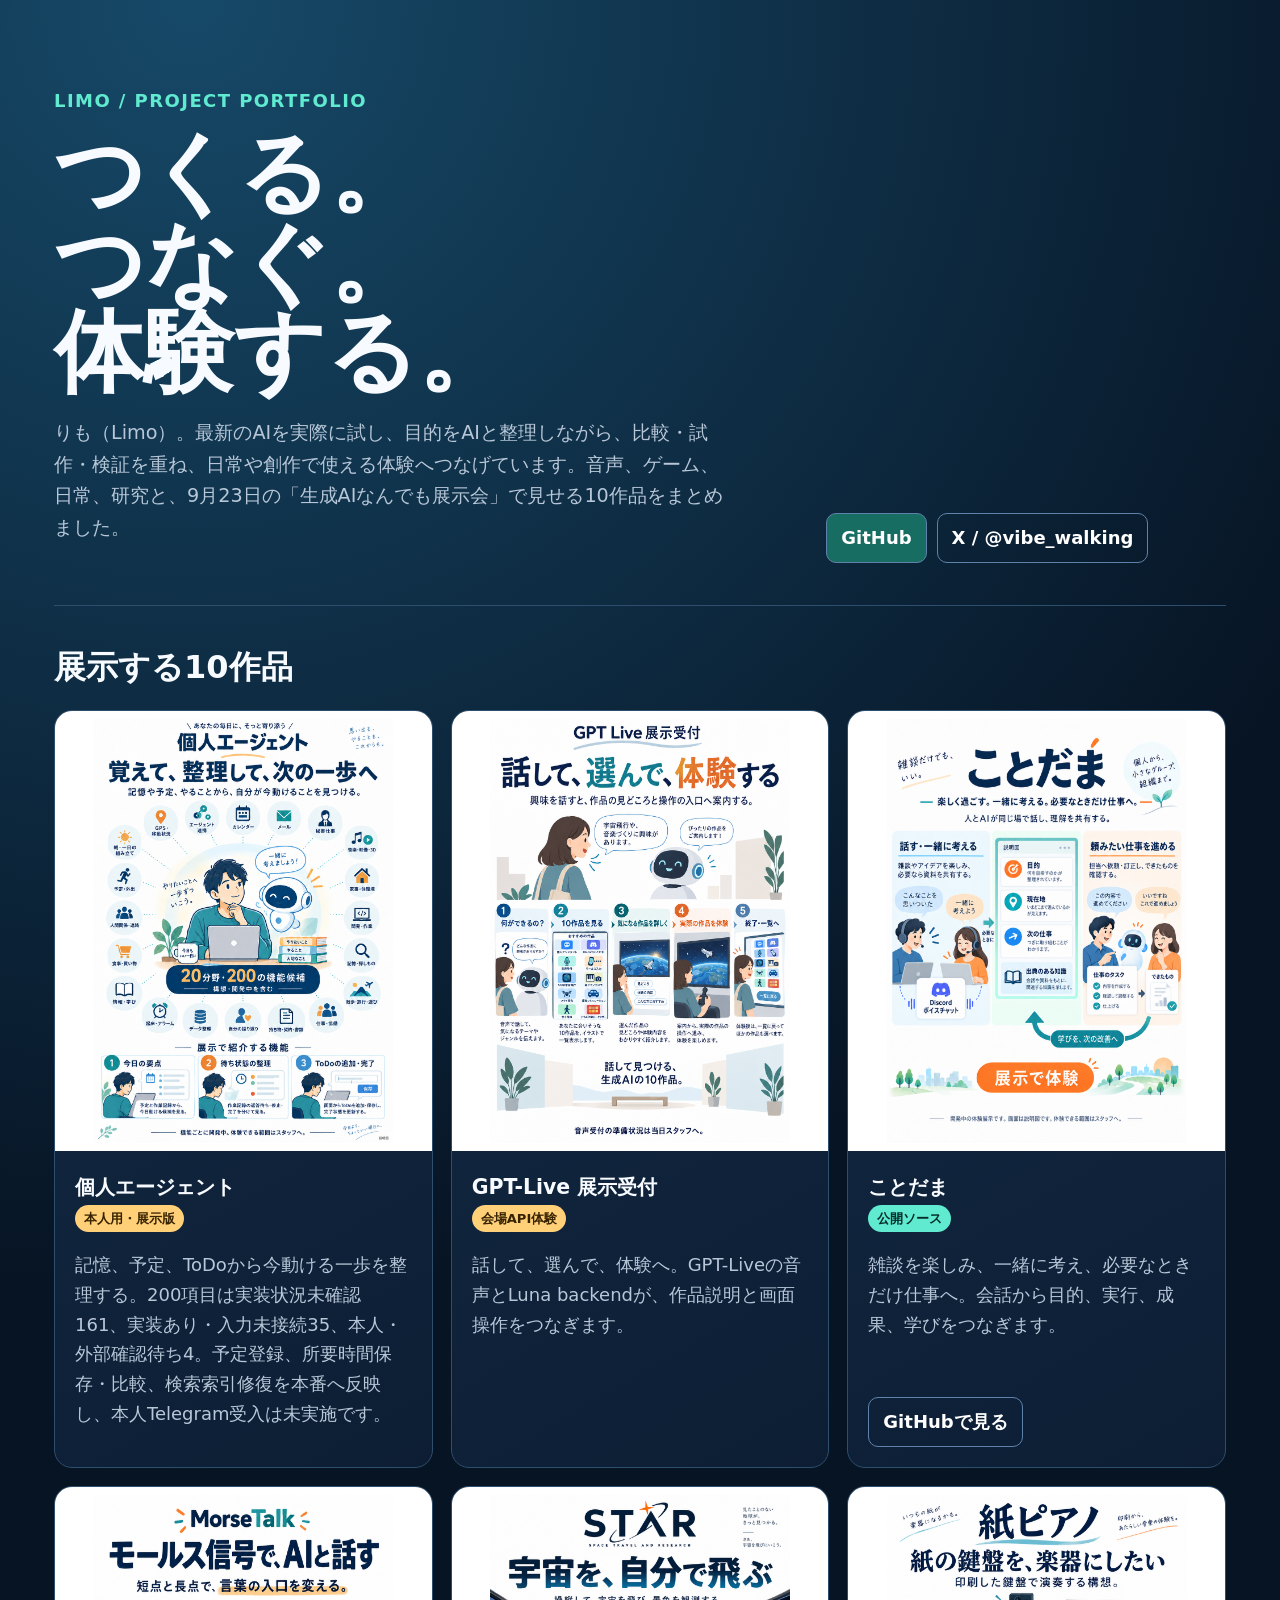
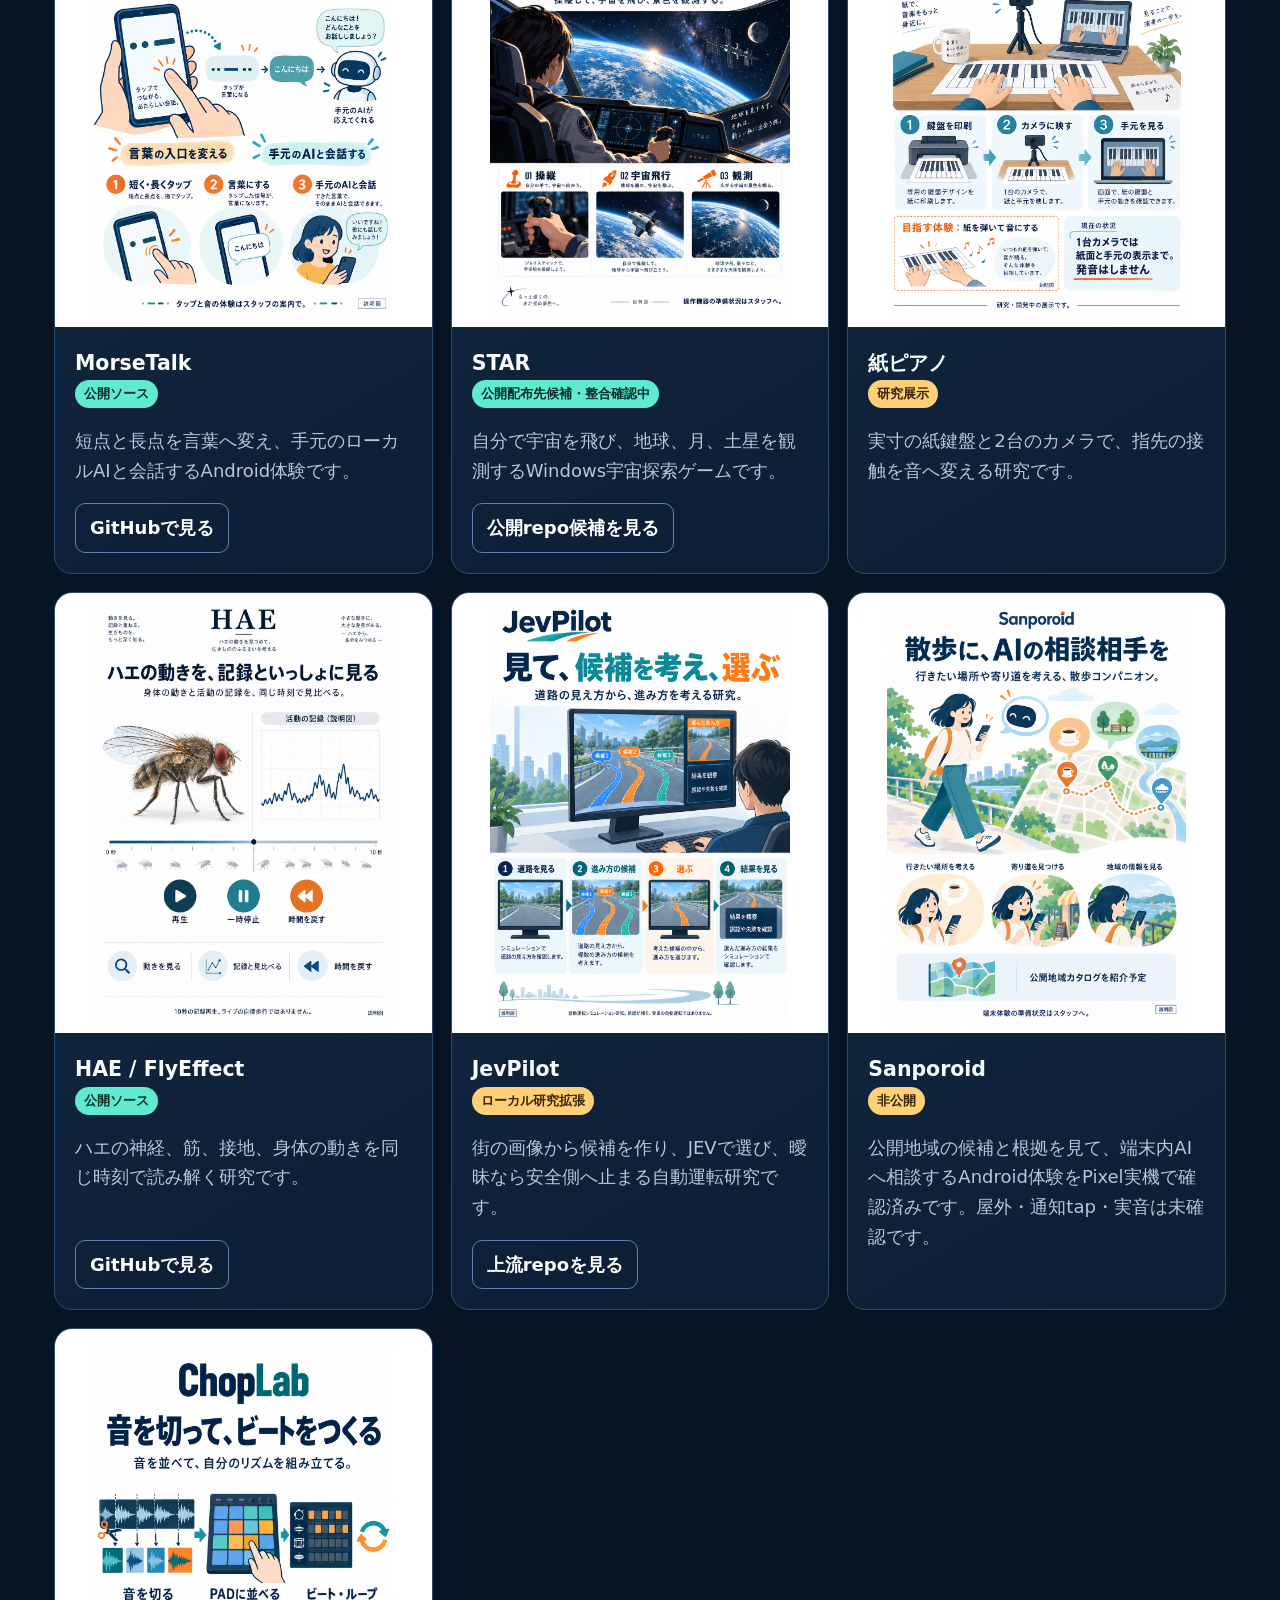
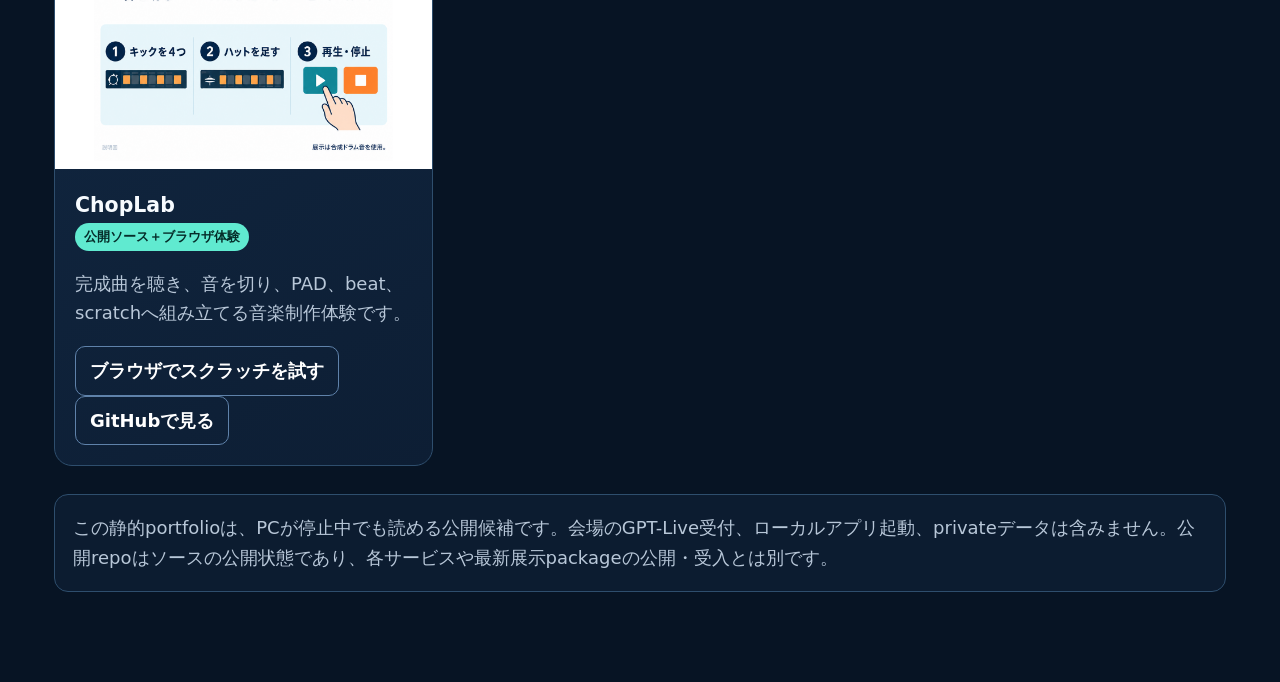
<file: index.html>
<!doctype html>
<html lang="ja">
<head>
  <meta charset="utf-8">
  <meta name="viewport" content="width=device-width,initial-scale=1">
  <title>Limo — AIと体験をつくる</title>
  <meta name="description" content="LimoのAI・音声・ゲーム・研究プロジェクトと、9月23日の生成AIなんでも展示会。">
  <link rel="icon" type="image/svg+xml" href="data:image/svg+xml,%3Csvg xmlns='http://www.w3.org/2000/svg' viewBox='0 0 64 64'%3E%3Crect width='64' height='64' rx='16' fill='%23071424'/%3E%3Cpath d='M17 43V17h8v18h22v8z' fill='%2360ead0'/%3E%3C/svg%3E">
  <style>
    :root{--bg:#071424;--panel:#10233a;--line:#2e4e6d;--text:#f7fbff;--muted:#b8c7d8;--accent:#60ead0;--warn:#ffd078}
    *{box-sizing:border-box}html{scroll-behavior:smooth}body{margin:0;background:radial-gradient(circle at 15% 0,#164968,transparent 32%),var(--bg);color:var(--text);font:18px/1.65 system-ui,-apple-system,"Segoe UI",sans-serif}
    main{max-width:1220px;margin:auto;padding:32px 24px 72px}header{display:grid;grid-template-columns:1.3fr .7fr;gap:30px;align-items:end;padding:54px 0 42px;border-bottom:1px solid var(--line)}
    .eyebrow{color:var(--accent);font-weight:800;letter-spacing:.08em}.hero h1{font-size:clamp(3rem,7vw,6rem);line-height:1;margin:.15em 0}.hero p{max-width:56ch;color:var(--muted);font-size:1.2rem}
    .links{display:flex;gap:10px;flex-wrap:wrap}.links a,.card a{display:inline-flex;min-height:46px;align-items:center;padding:9px 14px;border-radius:10px;border:1px solid #5f82aa;color:white;text-decoration:none;font-weight:750}.links a:first-child,.card a:hover{background:#176d62}
    h2{font-size:2rem;margin:2.2rem 0 1rem}.grid{display:grid;grid-template-columns:repeat(auto-fit,minmax(300px,1fr));gap:18px}.card{background:linear-gradient(150deg,#122944,#0d1e34);border:1px solid var(--line);border-radius:18px;overflow:hidden;display:flex;flex-direction:column}.card img{display:block;width:100%;height:440px;padding:8px;object-fit:contain;background:white}.card-body{padding:20px;display:flex;flex-direction:column;flex:1}.card h3{margin:0;font-size:1.28rem}.card p{color:var(--muted)}.status{width:max-content;border-radius:999px;padding:3px 9px;background:#24415f;color:#dbe9f6;font-size:.82rem;font-weight:750}.public{background:var(--accent);color:#052c29}.private{background:var(--warn);color:#382300}.card a{margin-top:auto;width:max-content}
    .note{margin-top:28px;padding:18px;border:1px solid var(--line);border-radius:14px;background:#0c1c30;color:var(--muted)}
    @media(max-width:760px){header{grid-template-columns:1fr}.grid{grid-template-columns:1fr}main{padding:20px 16px 50px}}
    @media(prefers-reduced-motion:reduce){html{scroll-behavior:auto}}
  </style>
</head>
<body><main>
  <header>
    <div class="hero"><div class="eyebrow">LIMO / PROJECT PORTFOLIO</div><h1>つくる。<br>つなぐ。<br>体験する。</h1><p>りも（Limo）。最新のAIを実際に試し、目的をAIと整理しながら、比較・試作・検証を重ね、日常や創作で使える体験へつなげています。音声、ゲーム、日常、研究と、9月23日の「生成AIなんでも展示会」で見せる10作品をまとめました。</p></div>
    <nav class="links" aria-label="公開プロフィール"><a href="https://github.com/dj-thank">GitHub</a><a href="https://x.com/vibe_walking">X / @vibe_walking</a></nav>
  </header>
  <h2>展示する10作品</h2>
  <section class="grid">
    <article class="card"><img src="assets/01-personal-general-final.png" alt="個人エージェントの一般向け説明図"><div class="card-body"><h3>個人エージェント</h3><span class="status private">本人用・展示版</span><p>記憶、予定、ToDoから今動ける一歩を整理する。200項目は実装状況未確認161、実装あり・入力未接続35、本人・外部確認待ち4。予定登録、所要時間保存・比較、検索索引修復を本番へ反映し、本人Telegram受入は未実施です。</p></div></article>
    <article class="card"><img src="assets/02-gptlive-general-final.png" alt="GPT-Live受付の一般向け説明図"><div class="card-body"><h3>GPT-Live 展示受付</h3><span class="status private">会場API体験</span><p>話して、選んで、体験へ。GPT-Liveの音声とLuna backendが、作品説明と画面操作をつなぎます。</p></div></article>
    <article class="card"><img src="assets/kotodama-general-final.png" alt="ことだまの一般向け説明図"><div class="card-body"><h3>ことだま</h3><span class="status public">公開ソース</span><p>雑談を楽しみ、一緒に考え、必要なときだけ仕事へ。会話から目的、実行、成果、学びをつなぎます。</p><a href="https://github.com/Kotodama-Project/Kotodama-project">GitHubで見る</a></div></article>
    <article class="card"><img src="assets/04-morse-general.png" alt="MorseTalkの一般向け説明図"><div class="card-body"><h3>MorseTalk</h3><span class="status public">公開ソース</span><p>短点と長点を言葉へ変え、手元のローカルAIと会話するAndroid体験です。</p><a href="https://github.com/dj-thank/MorseTalk">GitHubで見る</a></div></article>
    <article class="card"><img src="assets/05-star-general.png" alt="STARの一般向け説明図"><div class="card-body"><h3>STAR</h3><span class="status public">公開配布先候補・整合確認中</span><p>自分で宇宙を飛び、地球、月、土星を観測するWindows宇宙探索ゲームです。</p><a href="https://github.com/dj-thank/Astra-by-Astra">公開repo候補を見る</a></div></article>
    <article class="card"><img src="assets/06-paper-general.png" alt="紙ピアノの一般向け説明図"><div class="card-body"><h3>紙ピアノ</h3><span class="status private">研究展示</span><p>実寸の紙鍵盤と2台のカメラで、指先の接触を音へ変える研究です。</p></div></article>
    <article class="card"><img src="assets/07-hae-general-final.png" alt="HAEの一般向け説明図"><div class="card-body"><h3>HAE / FlyEffect</h3><span class="status public">公開ソース</span><p>ハエの神経、筋、接地、身体の動きを同じ時刻で読み解く研究です。</p><a href="https://github.com/dj-thank/fly-effect">GitHubで見る</a></div></article>
    <article class="card"><img src="assets/08-jev-general-final.png" alt="JevPilotの一般向け説明図"><div class="card-body"><h3>JevPilot</h3><span class="status private">ローカル研究拡張</span><p>街の画像から候補を作り、JEVで選び、曖昧なら安全側へ止まる自動運転研究です。</p><a href="https://github.com/standardagents/jevpilot">上流repoを見る</a></div></article>
    <article class="card"><img src="assets/09-sanpo-general.png" alt="Sanporoidの一般向け説明図"><div class="card-body"><h3>Sanporoid</h3><span class="status private">非公開</span><p>公開地域の候補と根拠を見て、端末内AIへ相談するAndroid体験をPixel実機で確認済みです。屋外・通知tap・実音は未確認です。</p></div></article>
    <article class="card"><img src="assets/10-chop-general.png" alt="ChopLabの一般向け説明図"><div class="card-body"><h3>ChopLab</h3><span class="status public">公開ソース＋ブラウザ体験</span><p>完成曲を聴き、音を切り、PAD、beat、scratchへ組み立てる音楽制作体験です。</p><a href="scratch-room/">ブラウザでスクラッチを試す</a><a href="https://github.com/dj-thank/choplab-sampler">GitHubで見る</a></div></article>
  </section>
  <p class="note">この静的portfolioは、PCが停止中でも読める公開候補です。会場のGPT-Live受付、ローカルアプリ起動、privateデータは含みません。公開repoはソースの公開状態であり、各サービスや最新展示packageの公開・受入とは別です。</p>
</main></body></html>
</file>
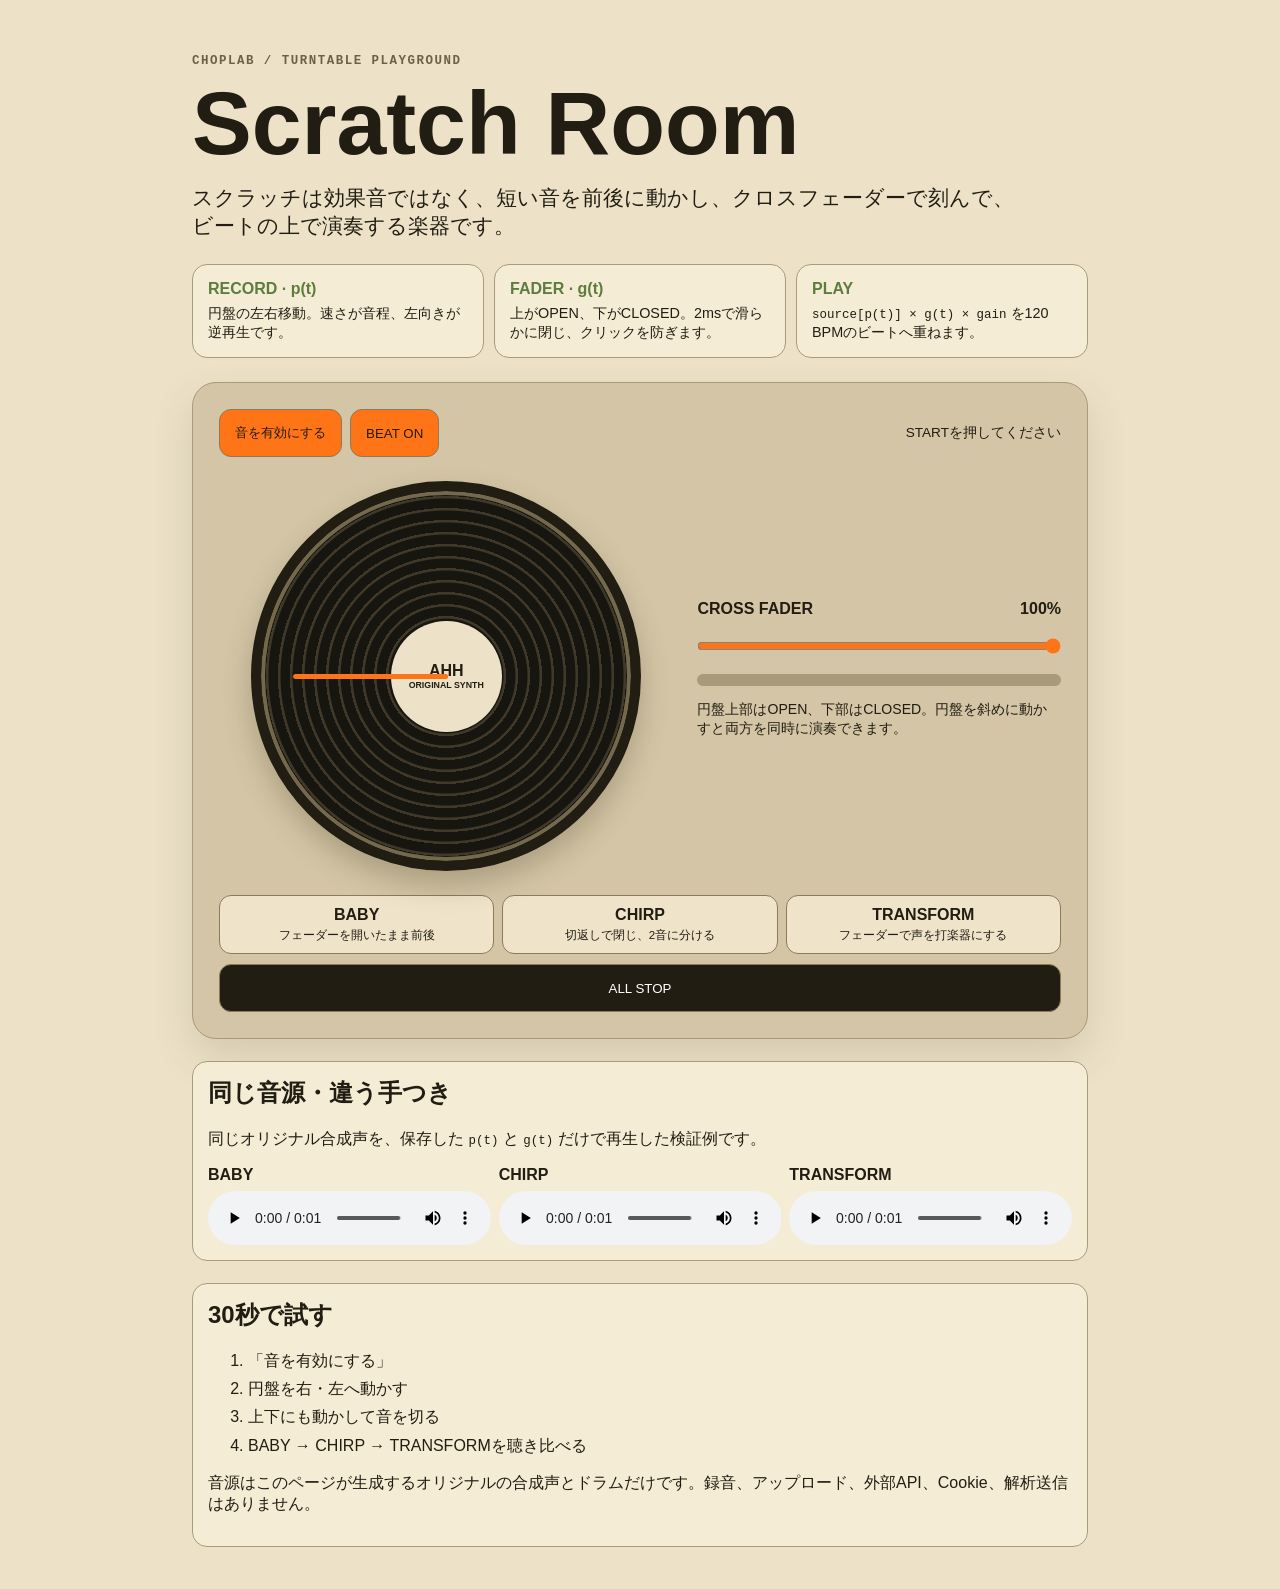
<file: scratch-room/index.html>
<!doctype html>
<html lang="ja">
<head>
  <meta charset="utf-8">
  <meta name="viewport" content="width=device-width,initial-scale=1,viewport-fit=cover">
  <meta name="theme-color" content="#ede2c8">
  <link rel="manifest" href="manifest.webmanifest">
  <link rel="stylesheet" href="style.css">
  <title>ChopLab Scratch Room</title>
</head>
<body>
  <main>
    <header>
      <p class="eyebrow">CHOPLAB / TURNTABLE PLAYGROUND</p>
      <h1>Scratch Room</h1>
      <p class="lead">スクラッチは効果音ではなく、短い音を前後に動かし、クロスフェーダーで刻んで、ビートの上で演奏する楽器です。</p>
    </header>

    <section class="lesson" aria-label="スクラッチの仕組み">
      <article><b>RECORD · p(t)</b><span>円盤の左右移動。速さが音程、左向きが逆再生です。</span></article>
      <article><b>FADER · g(t)</b><span>上がOPEN、下がCLOSED。2msで滑らかに閉じ、クリックを防ぎます。</span></article>
      <article><b>PLAY</b><span><code>source[p(t)] × g(t) × gain</code> を120 BPMのビートへ重ねます。</span></article>
    </section>

    <section class="deck">
      <div class="status-row"><button id="audio-start">音を有効にする</button><button id="beat-toggle" aria-pressed="true">BEAT ON</button><span id="status" role="status">STARTを押してください</span></div>
      <div class="instrument">
        <div id="record" class="record" role="application" tabindex="0" aria-label="スクラッチ円盤。左右で速度、上下でクロスフェーダー">
          <div class="rings"></div><div class="label">AHH<br><small>ORIGINAL SYNTH</small></div><div id="needle" class="needle"></div>
        </div>
        <div class="fader-panel">
          <label for="fader">CROSS FADER <output id="fader-value">100%</output></label>
          <input id="fader" type="range" min="0" max="1" step="0.01" value="1">
          <div class="meter"><i id="meter"></i></div>
          <p>円盤上部はOPEN、下部はCLOSED。円盤を斜めに動かすと両方を同時に演奏できます。</p>
        </div>
      </div>
      <div class="techniques" aria-label="基本テクニック">
        <button data-technique="baby"><b>BABY</b><span>フェーダーを開いたまま前後</span></button>
        <button data-technique="chirp"><b>CHIRP</b><span>切返しで閉じ、2音に分ける</span></button>
        <button data-technique="transform"><b>TRANSFORM</b><span>フェーダーで声を打楽器にする</span></button>
      </div>
      <button id="stop" class="stop">ALL STOP</button>
    </section>

    <section class="examples">
      <h2>同じ音源・違う手つき</h2>
      <p>同じオリジナル合成声を、保存した <code>p(t)</code> と <code>g(t)</code> だけで再生した検証例です。</p>
      <div><label>BABY<audio controls preload="metadata" src="audio/baby.wav"></audio></label><label>CHIRP<audio controls preload="metadata" src="audio/chirp.wav"></audio></label><label>TRANSFORM<audio controls preload="metadata" src="audio/transform.wav"></audio></label></div>
    </section>

    <section class="how">
      <h2>30秒で試す</h2>
      <ol><li>「音を有効にする」</li><li>円盤を右・左へ動かす</li><li>上下にも動かして音を切る</li><li>BABY → CHIRP → TRANSFORMを聴き比べる</li></ol>
      <p>音源はこのページが生成するオリジナルの合成声とドラムだけです。録音、アップロード、外部API、Cookie、解析送信はありません。</p>
    </section>
  </main>
  <script src="app.js"></script>
</body>
</html>
</file>
<file: scratch-room/style.css>
:root{color-scheme:light;--cream:#ede2c8;--panel:#d3c5a5;--ink:#211d13;--orange:#ff7417;--green:#72984f;--line:#a99b79}*{box-sizing:border-box}body{margin:0;background:var(--cream);color:var(--ink);font-family:Inter,"Yu Gothic UI",sans-serif}main{width:min(980px,100%);margin:auto;padding:clamp(18px,4vw,42px)}.eyebrow{font:700 .78rem/1.2 ui-monospace,monospace;letter-spacing:.12em;color:#6d6048}h1{font-size:clamp(2.6rem,8vw,5.6rem);line-height:.9;margin:.15em 0}.lead{font-size:clamp(1rem,2vw,1.3rem);max-width:52rem}.lesson{display:grid;grid-template-columns:repeat(3,1fr);gap:10px;margin:24px 0}.lesson article,.how,.examples{border:1px solid var(--line);border-radius:15px;background:#f5ecd5;padding:15px}.lesson b{display:block;color:#5c7d3e}.lesson span{display:block;margin-top:6px;font-size:.9rem}.deck{background:var(--panel);border:1px solid var(--line);border-radius:24px;padding:clamp(14px,3vw,26px);box-shadow:0 18px 40px #4b402326}.status-row{display:flex;gap:8px;align-items:center;flex-wrap:wrap}.status-row span{margin-left:auto;font-size:.85rem}button{min-height:48px;border:1px solid #8b7b58;border-radius:12px;background:#efe4ca;color:var(--ink);font:700 .9rem inherit;padding:10px 15px;cursor:pointer}button:hover,button:focus-visible{outline:3px solid #9fd46b;outline-offset:2px}button[aria-pressed=true],#audio-start{background:var(--orange)}.instrument{display:grid;grid-template-columns:minmax(240px,1fr) minmax(230px,.8fr);gap:24px;align-items:center;margin:24px 0}.record{position:relative;width:min(72vw,390px);aspect-ratio:1;margin:auto;border-radius:50%;touch-action:none;user-select:none;background:repeating-radial-gradient(circle,#17150f 0 9px,#403929 10px 12px);border:10px solid #211d13;box-shadow:inset 0 0 0 4px #74694c,0 14px 28px #453a1f44}.label{position:absolute;inset:35%;display:grid;place-content:center;text-align:center;border-radius:50%;background:var(--cream);font-weight:900;pointer-events:none}.label small{font-size:.55rem}.needle{position:absolute;left:50%;top:8%;width:5px;height:42%;background:var(--orange);transform-origin:50% 100%;border-radius:4px;pointer-events:none}.fader-panel label{display:flex;justify-content:space-between;font-weight:900}.fader-panel input{width:100%;accent-color:var(--orange);margin:20px 0}.fader-panel p{font-size:.88rem}.meter{height:12px;background:#a99b79;border-radius:10px;overflow:hidden}.meter i{display:block;height:100%;width:0;background:linear-gradient(90deg,var(--green),#e9b84a,var(--orange))}.techniques{display:grid;grid-template-columns:repeat(3,1fr);gap:8px}.techniques button{display:grid;gap:4px}.techniques b{font-size:1rem}.techniques span{font-weight:500;font-size:.72rem}.stop{width:100%;margin-top:10px;background:#211d13;color:#fff}.examples{margin-top:22px}.examples h2,.how h2{margin-top:0}.examples>div{display:grid;grid-template-columns:repeat(3,1fr);gap:8px}.examples label{font-weight:900}.examples audio{display:block;width:100%;margin-top:7px}.how{margin-top:22px}.how li{margin:.45rem 0}code{font-size:.78rem}@media(max-width:700px){.lesson,.instrument,.techniques,.examples>div{grid-template-columns:1fr}.status-row span{width:100%;margin:0}.record{width:min(82vw,360px)}}@media(prefers-reduced-motion:reduce){*{scroll-behavior:auto!important}}
</file>
